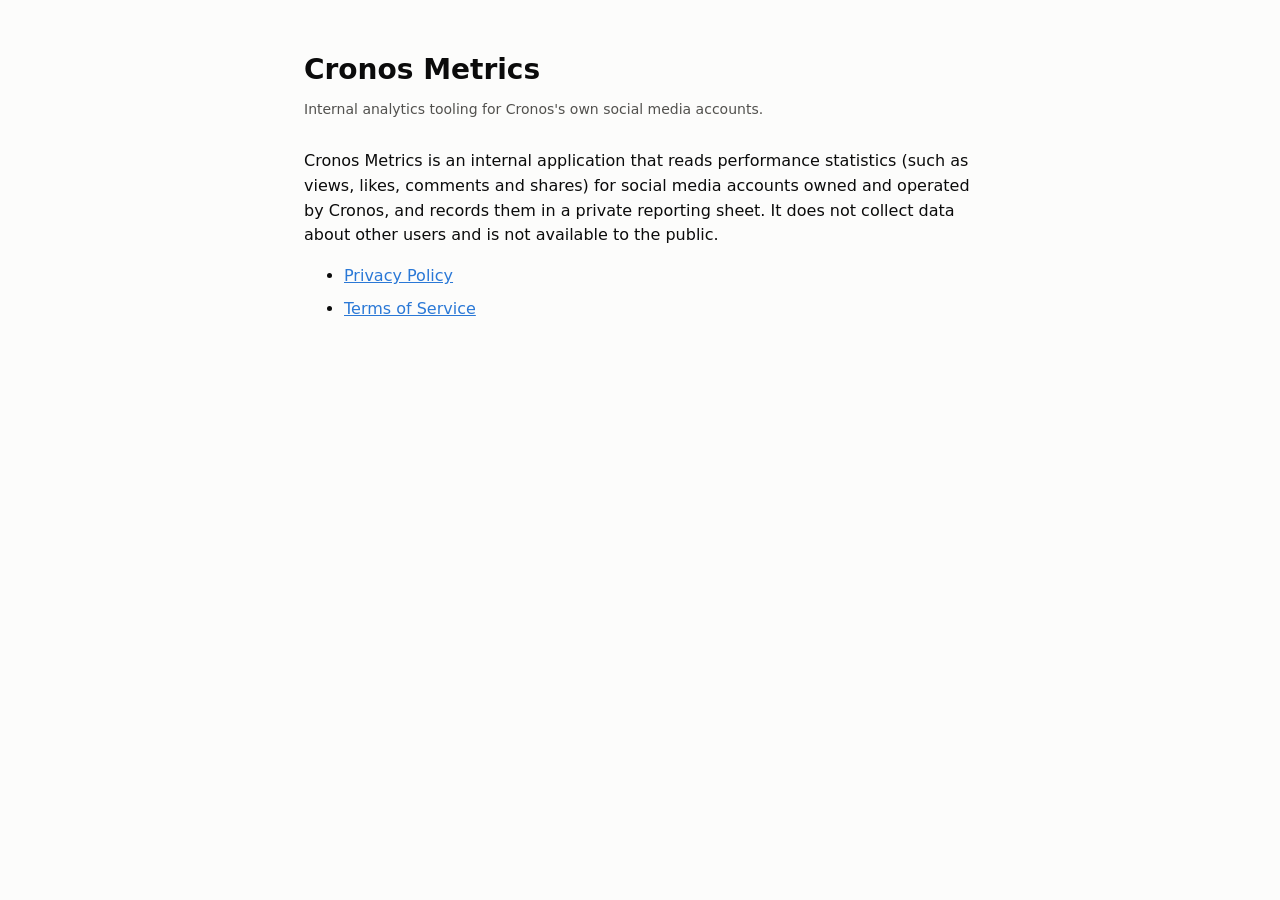
<file: index.html>
<!doctype html><html lang="en"><head><meta charset="utf-8"><meta name="viewport" content="width=device-width,initial-scale=1"><title>Cronos Metrics</title><link rel="stylesheet" href="style.css"></head>
<body><main>
<h1>Cronos Metrics</h1>
<p class="meta">Internal analytics tooling for Cronos's own social media accounts.</p>
<p>Cronos Metrics is an internal application that reads performance statistics (such as views, likes, comments and shares) for social media accounts owned and operated by Cronos, and records them in a private reporting sheet. It does not collect data about other users and is not available to the public.</p>
<ul><li><a href="privacy.html">Privacy Policy</a></li><li><a href="terms.html">Terms of Service</a></li></ul>
</main></body></html>
</file>
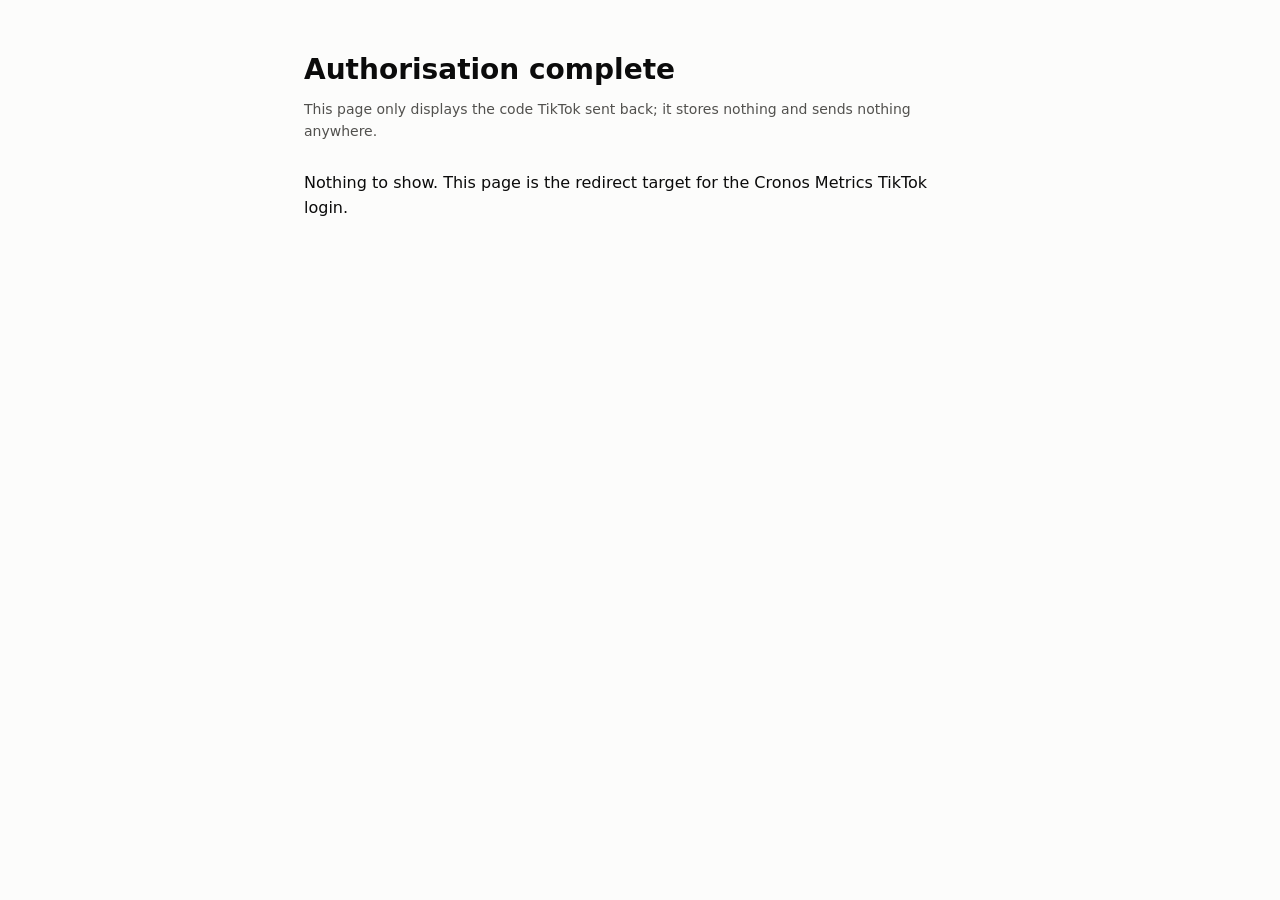
<file: callback.html>
<!doctype html><html lang="en"><head><meta charset="utf-8"><meta name="viewport" content="width=device-width,initial-scale=1"><title>Authorisation complete · Cronos Metrics</title><link rel="stylesheet" href="style.css"></head>
<body><main>
<h1>Authorisation complete</h1>
<p class="meta">This page only displays the code TikTok sent back; it stores nothing and sends nothing anywhere.</p>
<div id="out"></div>
<script>
const q=new URLSearchParams(location.search), code=q.get("code")||q.get("auth_code"), err=q.get("error");
const out=document.getElementById("out");
if(code){
  out.innerHTML=`<p>Copy this authorisation code now; it expires within a few minutes.</p><div class="box" id="c"></div><button id="b">Copy code</button><p class="meta">Then close this tab.</p>`;
  document.getElementById("c").textContent=code;
  document.getElementById("b").onclick=()=>navigator.clipboard.writeText(code).then(()=>{document.getElementById("b").textContent="Copied";});
  history.replaceState(null,"",location.pathname);  // remove the code from the address bar and browser history
}else if(err){ out.innerHTML=`<p>Authorisation failed: <code>${err}</code> ${q.get("error_description")||""}</p>`; }
else{ out.innerHTML="<p>Nothing to show. This page is the redirect target for the Cronos Metrics TikTok login.</p>"; }
</script>
</main></body></html>
</file>
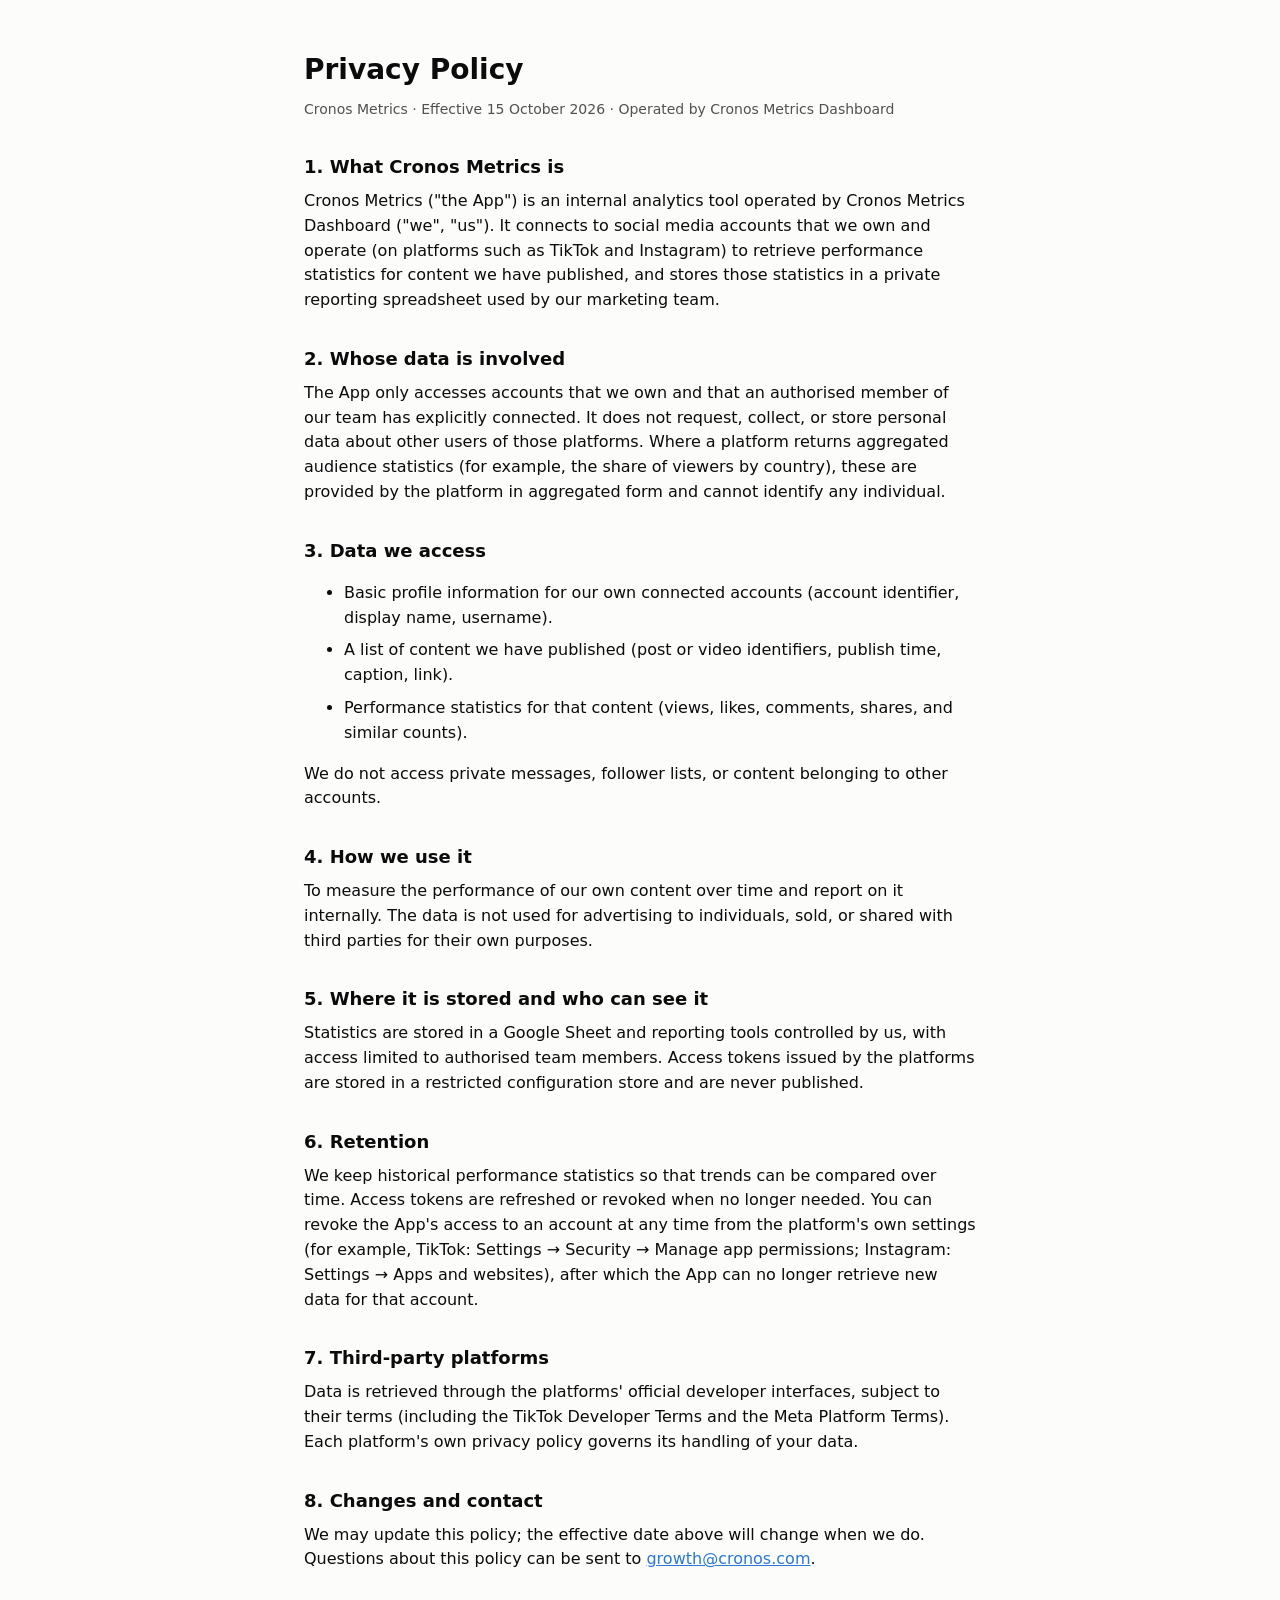
<file: privacy.html>
<!doctype html><html lang="en"><head><meta charset="utf-8"><meta name="viewport" content="width=device-width,initial-scale=1"><title>Privacy Policy · Cronos Metrics</title><link rel="stylesheet" href="style.css"></head>
<body><main>
<h1>Privacy Policy</h1>
<p class="meta">Cronos Metrics · Effective 15 October 2026 · Operated by Cronos Metrics Dashboard</p>

<h2>1. What Cronos Metrics is</h2>
<p>Cronos Metrics ("the App") is an internal analytics tool operated by Cronos Metrics Dashboard ("we", "us"). It connects to social media accounts that we own and operate (on platforms such as TikTok and Instagram) to retrieve performance statistics for content we have published, and stores those statistics in a private reporting spreadsheet used by our marketing team.</p>

<h2>2. Whose data is involved</h2>
<p>The App only accesses accounts that we own and that an authorised member of our team has explicitly connected. It does not request, collect, or store personal data about other users of those platforms. Where a platform returns aggregated audience statistics (for example, the share of viewers by country), these are provided by the platform in aggregated form and cannot identify any individual.</p>

<h2>3. Data we access</h2>
<ul>
<li>Basic profile information for our own connected accounts (account identifier, display name, username).</li>
<li>A list of content we have published (post or video identifiers, publish time, caption, link).</li>
<li>Performance statistics for that content (views, likes, comments, shares, and similar counts).</li>
</ul>
<p>We do not access private messages, follower lists, or content belonging to other accounts.</p>

<h2>4. How we use it</h2>
<p>To measure the performance of our own content over time and report on it internally. The data is not used for advertising to individuals, sold, or shared with third parties for their own purposes.</p>

<h2>5. Where it is stored and who can see it</h2>
<p>Statistics are stored in a Google Sheet and reporting tools controlled by us, with access limited to authorised team members. Access tokens issued by the platforms are stored in a restricted configuration store and are never published.</p>

<h2>6. Retention</h2>
<p>We keep historical performance statistics so that trends can be compared over time. Access tokens are refreshed or revoked when no longer needed. You can revoke the App's access to an account at any time from the platform's own settings (for example, TikTok: Settings → Security → Manage app permissions; Instagram: Settings → Apps and websites), after which the App can no longer retrieve new data for that account.</p>

<h2>7. Third-party platforms</h2>
<p>Data is retrieved through the platforms' official developer interfaces, subject to their terms (including the TikTok Developer Terms and the Meta Platform Terms). Each platform's own privacy policy governs its handling of your data.</p>

<h2>8. Changes and contact</h2>
<p>We may update this policy; the effective date above will change when we do. Questions about this policy can be sent to <a href="mailto:growth@cronos.com">growth@cronos.com</a>.</p>
</main></body></html>
</file>
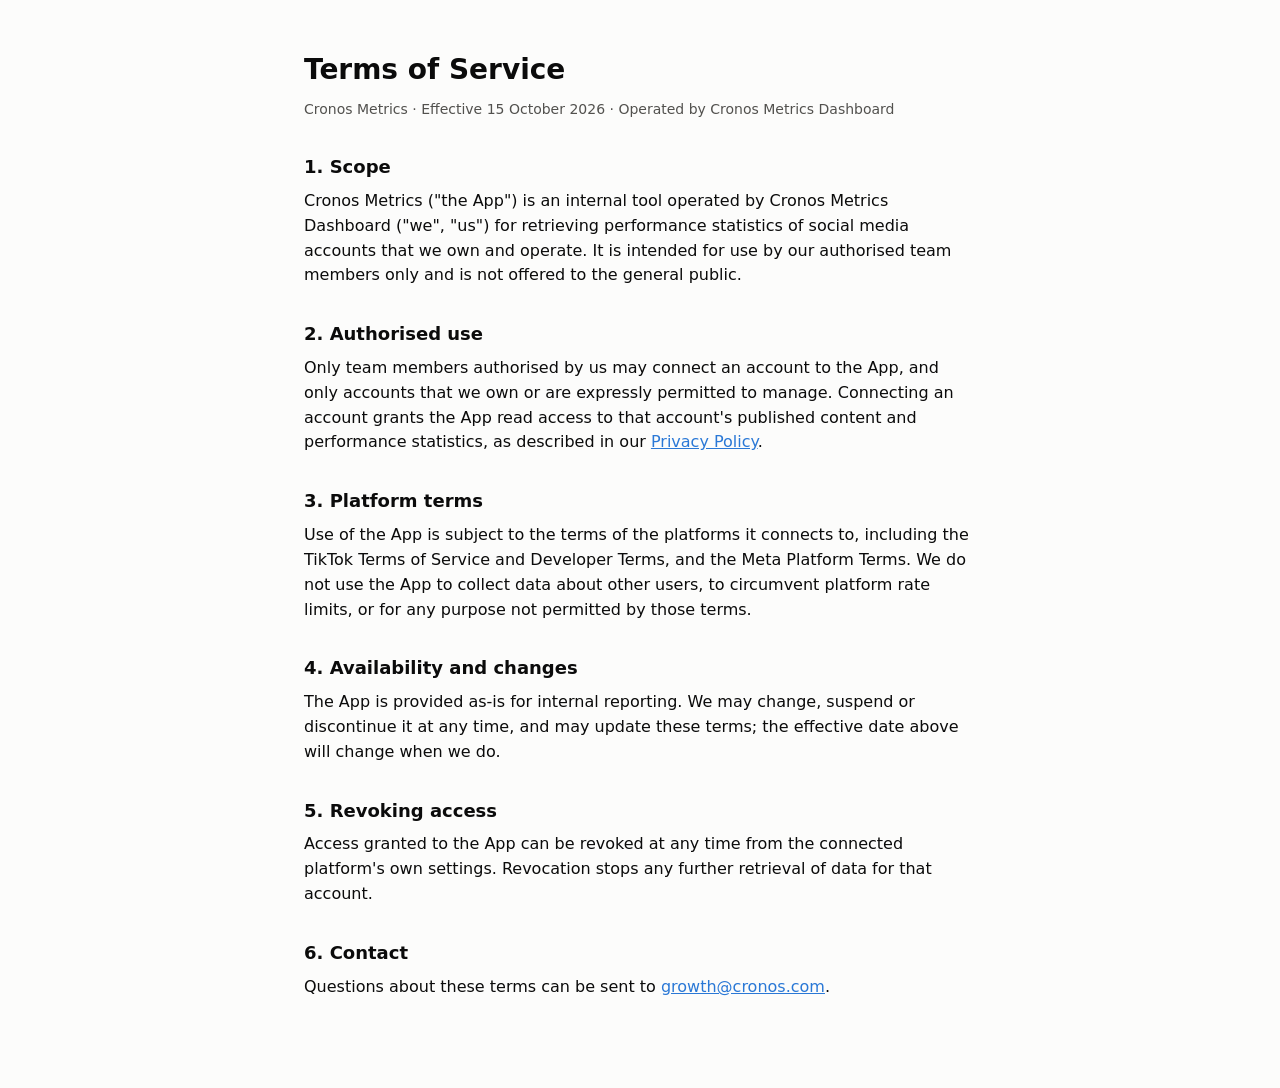
<file: terms.html>
<!doctype html><html lang="en"><head><meta charset="utf-8"><meta name="viewport" content="width=device-width,initial-scale=1"><title>Terms of Service · Cronos Metrics</title><link rel="stylesheet" href="style.css"></head>
<body><main>
<h1>Terms of Service</h1>
<p class="meta">Cronos Metrics · Effective 15 October 2026 · Operated by Cronos Metrics Dashboard</p>

<h2>1. Scope</h2>
<p>Cronos Metrics ("the App") is an internal tool operated by Cronos Metrics Dashboard ("we", "us") for retrieving performance statistics of social media accounts that we own and operate. It is intended for use by our authorised team members only and is not offered to the general public.</p>

<h2>2. Authorised use</h2>
<p>Only team members authorised by us may connect an account to the App, and only accounts that we own or are expressly permitted to manage. Connecting an account grants the App read access to that account's published content and performance statistics, as described in our <a href="privacy.html">Privacy Policy</a>.</p>

<h2>3. Platform terms</h2>
<p>Use of the App is subject to the terms of the platforms it connects to, including the TikTok Terms of Service and Developer Terms, and the Meta Platform Terms. We do not use the App to collect data about other users, to circumvent platform rate limits, or for any purpose not permitted by those terms.</p>

<h2>4. Availability and changes</h2>
<p>The App is provided as-is for internal reporting. We may change, suspend or discontinue it at any time, and may update these terms; the effective date above will change when we do.</p>

<h2>5. Revoking access</h2>
<p>Access granted to the App can be revoked at any time from the connected platform's own settings. Revocation stops any further retrieval of data for that account.</p>

<h2>6. Contact</h2>
<p>Questions about these terms can be sent to <a href="mailto:growth@cronos.com">growth@cronos.com</a>.</p>
</main></body></html>
</file>
<file: style.css>
:root{--bg:#fcfcfb;--ink:#0b0b0b;--muted:#52514e;--rule:#e1e0d9;--accent:#2a78d6;color-scheme:light dark}
@media (prefers-color-scheme:dark){:root{--bg:#151514;--ink:#f2f1ec;--muted:#c4c2b9;--rule:#2c2c29}}
*{box-sizing:border-box}body{margin:0;background:var(--bg);color:var(--ink);font:16px/1.55 system-ui,-apple-system,"Segoe UI",sans-serif}
main{max-width:720px;margin:0 auto;padding:48px 24px 80px}h1{font-size:28px;margin:0 0 4px}h2{font-size:18px;margin:32px 0 8px}
.meta{color:var(--muted);font-size:14px;margin-bottom:28px}p,li{margin:8px 0}hr{border:0;border-top:1px solid var(--rule);margin:32px 0}
a{color:var(--accent)}code{background:rgba(127,127,127,.12);padding:1px 5px;border-radius:4px;font-size:14px}
.box{border:1px solid var(--rule);border-radius:8px;padding:14px 16px;margin:16px 0;word-break:break-all}
button{font:inherit;padding:8px 14px;border:1px solid var(--rule);border-radius:6px;background:transparent;color:var(--ink);cursor:pointer}
</file>
